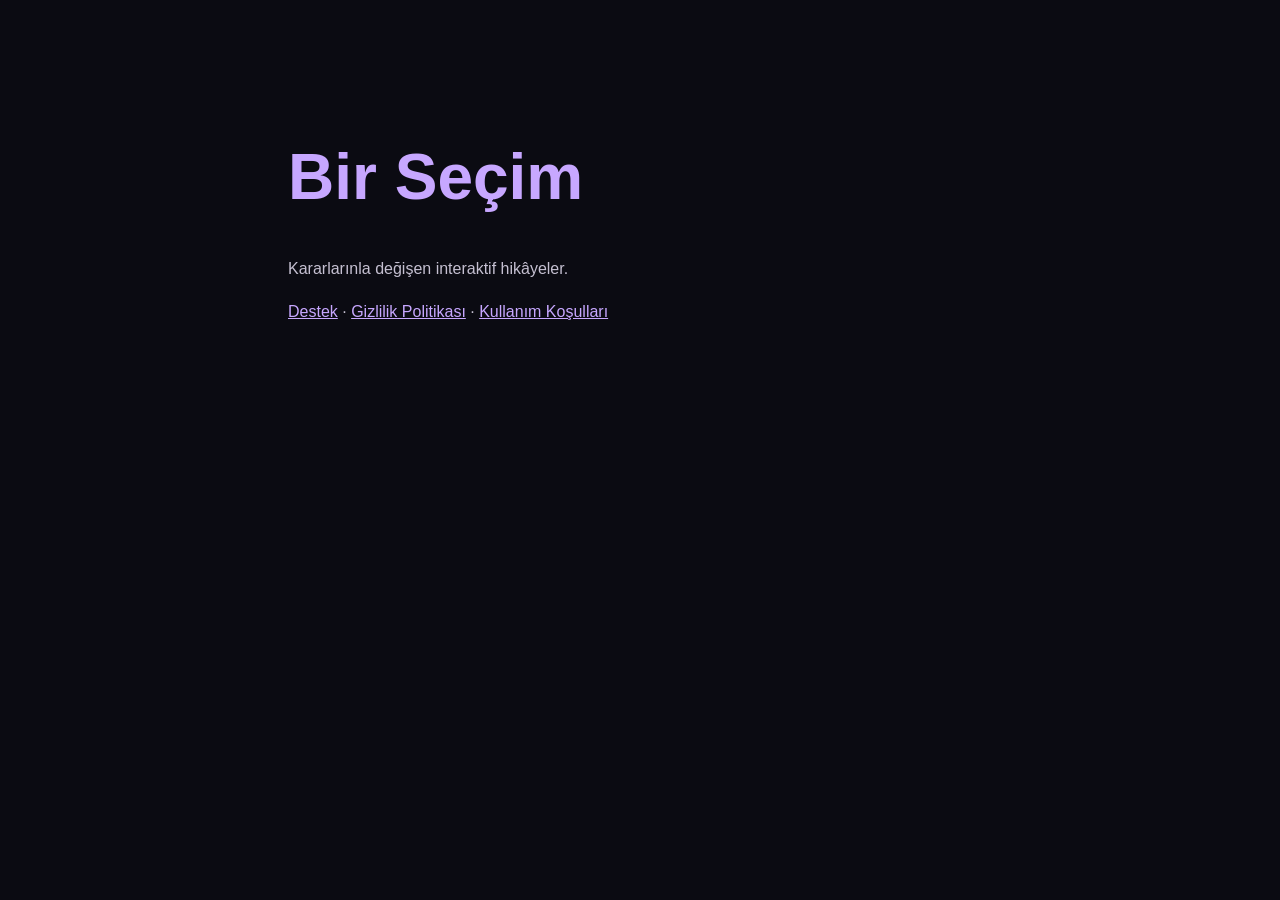
<file: index.html>
<!doctype html><html lang="tr"><head><meta charset="utf-8"><meta name="viewport" content="width=device-width,initial-scale=1"><title>Bir Seçim</title><link rel="stylesheet" href="styles.css"></head><body><main><h1>Bir Seçim</h1><p>Kararlarınla değişen interaktif hikâyeler.</p><p><a href="support/">Destek</a> · <a href="privacy/">Gizlilik Politikası</a> · <a href="terms/">Kullanım Koşulları</a></p></main></body></html>
</file>
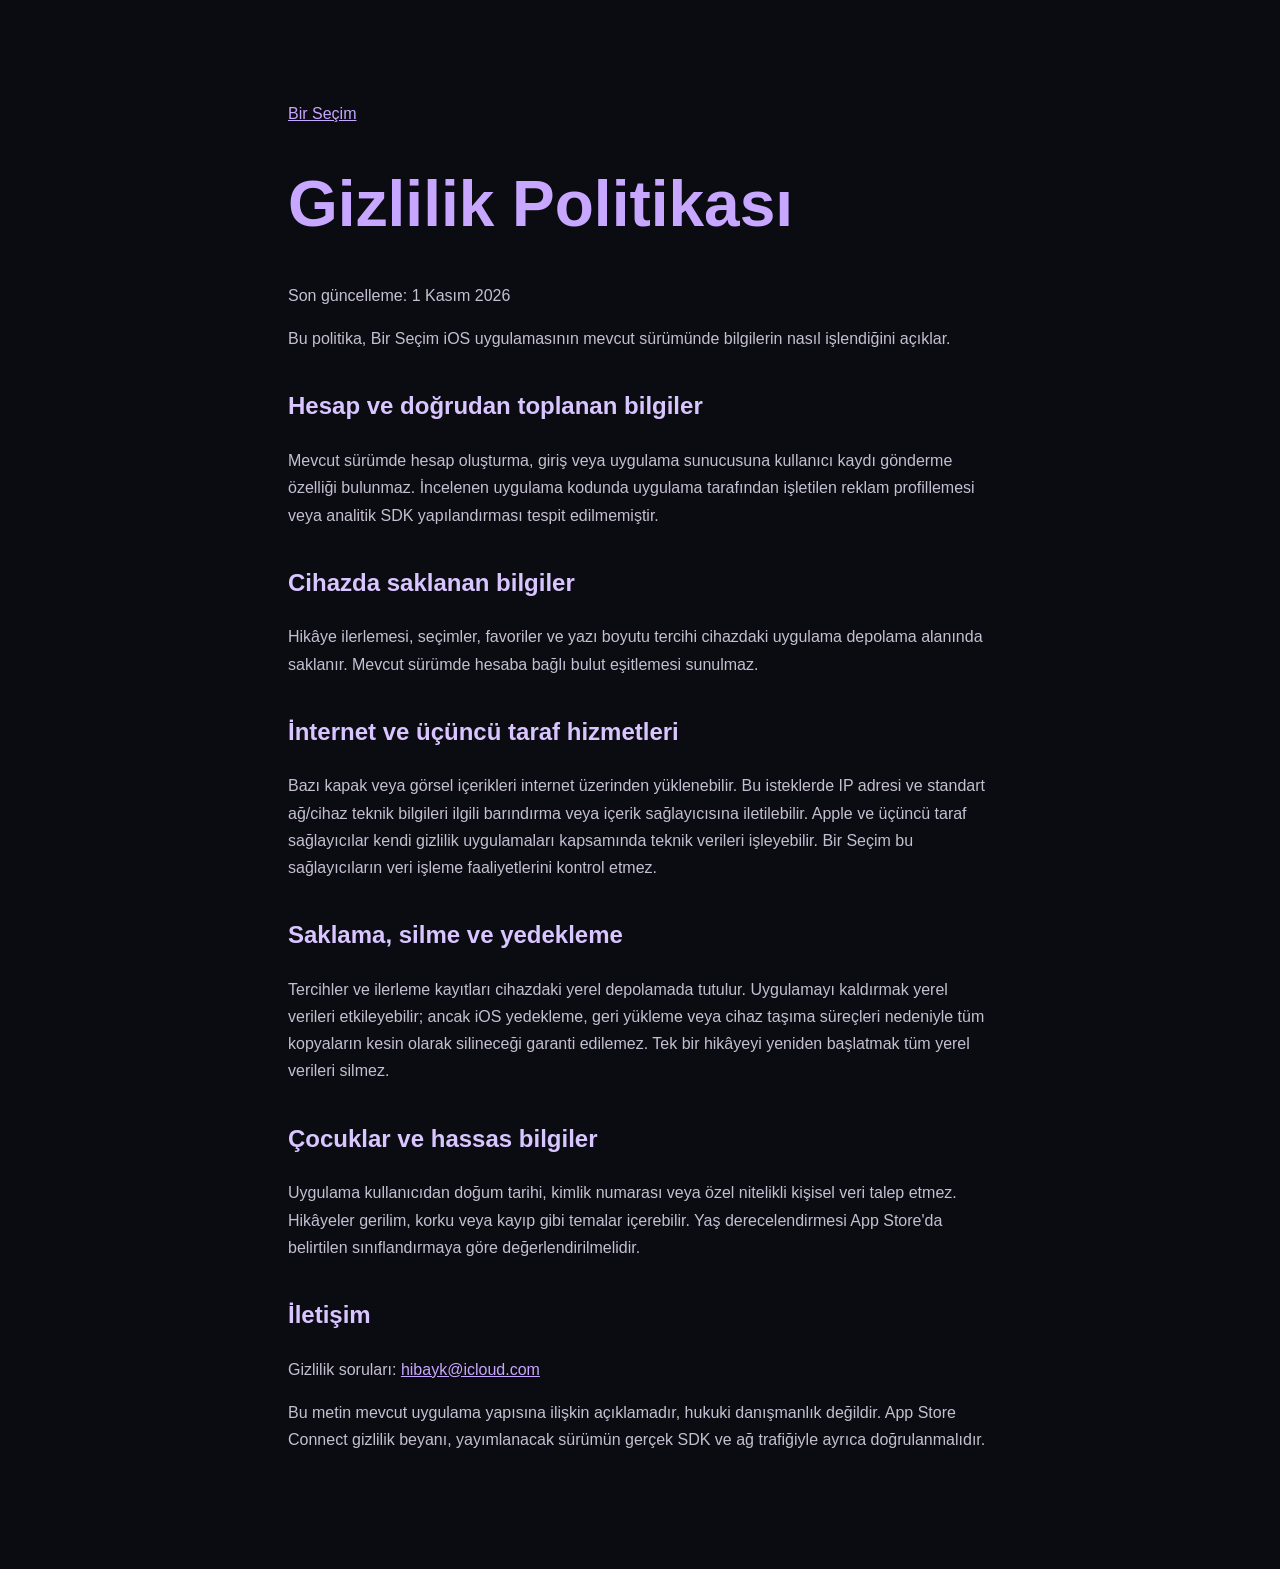
<file: privacy/index.html>
<!doctype html><html lang="tr"><head><meta charset="utf-8"><meta name="viewport" content="width=device-width,initial-scale=1"><title>Gizlilik Politikası | Bir Seçim</title><link rel="stylesheet" href="../styles.css"></head><body><main><a href="../">Bir Seçim</a><h1>Gizlilik Politikası</h1><p>Son güncelleme: 1 Kasım 2026</p><p>Bu politika, Bir Seçim iOS uygulamasının mevcut sürümünde bilgilerin nasıl işlendiğini açıklar.</p><h2>Hesap ve doğrudan toplanan bilgiler</h2><p>Mevcut sürümde hesap oluşturma, giriş veya uygulama sunucusuna kullanıcı kaydı gönderme özelliği bulunmaz. İncelenen uygulama kodunda uygulama tarafından işletilen reklam profillemesi veya analitik SDK yapılandırması tespit edilmemiştir.</p><h2>Cihazda saklanan bilgiler</h2><p>Hikâye ilerlemesi, seçimler, favoriler ve yazı boyutu tercihi cihazdaki uygulama depolama alanında saklanır. Mevcut sürümde hesaba bağlı bulut eşitlemesi sunulmaz.</p><h2>İnternet ve üçüncü taraf hizmetleri</h2><p>Bazı kapak veya görsel içerikleri internet üzerinden yüklenebilir. Bu isteklerde IP adresi ve standart ağ/cihaz teknik bilgileri ilgili barındırma veya içerik sağlayıcısına iletilebilir. Apple ve üçüncü taraf sağlayıcılar kendi gizlilik uygulamaları kapsamında teknik verileri işleyebilir. Bir Seçim bu sağlayıcıların veri işleme faaliyetlerini kontrol etmez.</p><h2>Saklama, silme ve yedekleme</h2><p>Tercihler ve ilerleme kayıtları cihazdaki yerel depolamada tutulur. Uygulamayı kaldırmak yerel verileri etkileyebilir; ancak iOS yedekleme, geri yükleme veya cihaz taşıma süreçleri nedeniyle tüm kopyaların kesin olarak silineceği garanti edilemez. Tek bir hikâyeyi yeniden başlatmak tüm yerel verileri silmez.</p><h2>Çocuklar ve hassas bilgiler</h2><p>Uygulama kullanıcıdan doğum tarihi, kimlik numarası veya özel nitelikli kişisel veri talep etmez. Hikâyeler gerilim, korku veya kayıp gibi temalar içerebilir. Yaş derecelendirmesi App Store'da belirtilen sınıflandırmaya göre değerlendirilmelidir.</p><h2>İletişim</h2><p>Gizlilik soruları: <a href="mailto:hibayk@icloud.com">hibayk@icloud.com</a></p><p>Bu metin mevcut uygulama yapısına ilişkin açıklamadır, hukuki danışmanlık değildir. App Store Connect gizlilik beyanı, yayımlanacak sürümün gerçek SDK ve ağ trafiğiyle ayrıca doğrulanmalıdır.</p></main></body></html>
</file>
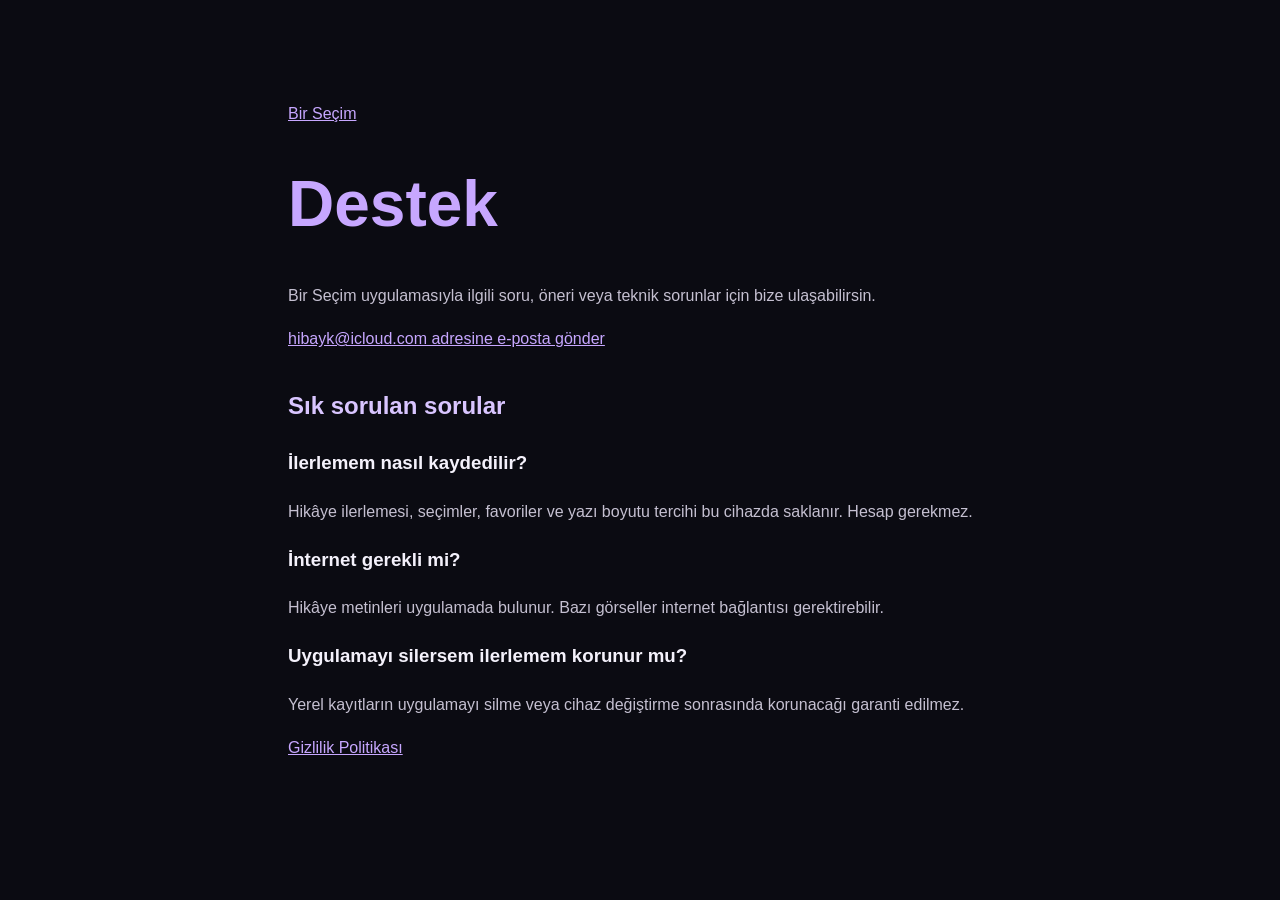
<file: support/index.html>
<!doctype html><html lang="tr"><head><meta charset="utf-8"><meta name="viewport" content="width=device-width,initial-scale=1"><title>Destek | Bir Seçim</title><link rel="stylesheet" href="../styles.css"></head><body><main><a href="../">Bir Seçim</a><h1>Destek</h1><p>Bir Seçim uygulamasıyla ilgili soru, öneri veya teknik sorunlar için bize ulaşabilirsin.</p><p><a href="mailto:hibayk@icloud.com?subject=Bir%20Se%C3%A7im%20Destek">hibayk@icloud.com adresine e-posta gönder</a></p><h2>Sık sorulan sorular</h2><h3>İlerlemem nasıl kaydedilir?</h3><p>Hikâye ilerlemesi, seçimler, favoriler ve yazı boyutu tercihi bu cihazda saklanır. Hesap gerekmez.</p><h3>İnternet gerekli mi?</h3><p>Hikâye metinleri uygulamada bulunur. Bazı görseller internet bağlantısı gerektirebilir.</p><h3>Uygulamayı silersem ilerlemem korunur mu?</h3><p>Yerel kayıtların uygulamayı silme veya cihaz değiştirme sonrasında korunacağı garanti edilmez.</p><p><a href="../privacy/">Gizlilik Politikası</a></p></main></body></html>
</file>
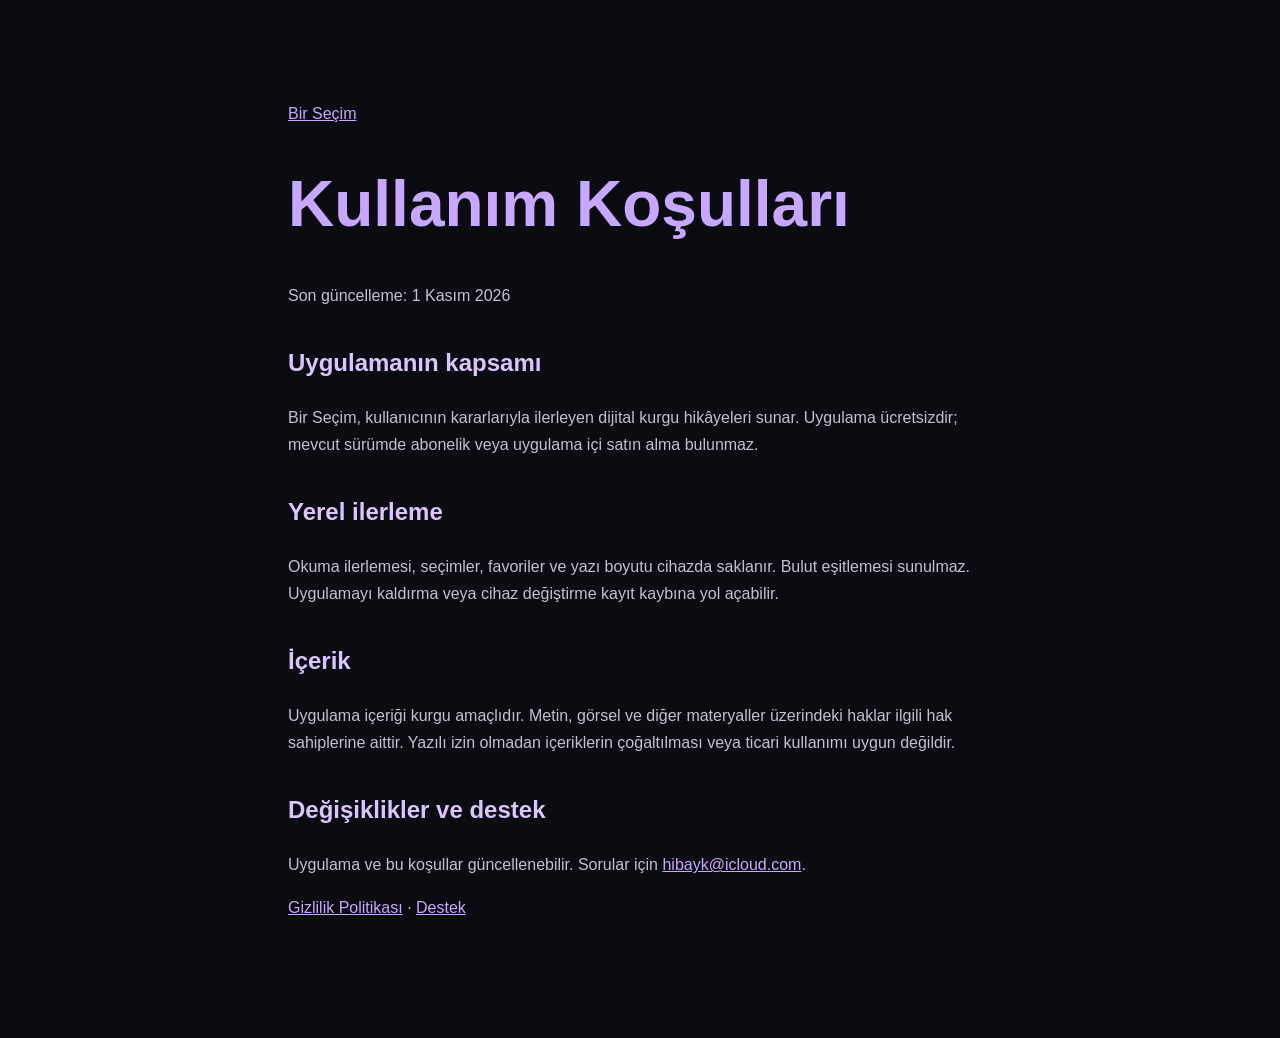
<file: terms/index.html>
<!doctype html><html lang="tr"><head><meta charset="utf-8"><meta name="viewport" content="width=device-width,initial-scale=1"><title>Kullanım Koşulları | Bir Seçim</title><link rel="stylesheet" href="../styles.css"></head><body><main><a href="../">Bir Seçim</a><h1>Kullanım Koşulları</h1><p>Son güncelleme: 1 Kasım 2026</p><h2>Uygulamanın kapsamı</h2><p>Bir Seçim, kullanıcının kararlarıyla ilerleyen dijital kurgu hikâyeleri sunar. Uygulama ücretsizdir; mevcut sürümde abonelik veya uygulama içi satın alma bulunmaz.</p><h2>Yerel ilerleme</h2><p>Okuma ilerlemesi, seçimler, favoriler ve yazı boyutu cihazda saklanır. Bulut eşitlemesi sunulmaz. Uygulamayı kaldırma veya cihaz değiştirme kayıt kaybına yol açabilir.</p><h2>İçerik</h2><p>Uygulama içeriği kurgu amaçlıdır. Metin, görsel ve diğer materyaller üzerindeki haklar ilgili hak sahiplerine aittir. Yazılı izin olmadan içeriklerin çoğaltılması veya ticari kullanımı uygun değildir.</p><h2>Değişiklikler ve destek</h2><p>Uygulama ve bu koşullar güncellenebilir. Sorular için <a href="mailto:hibayk@icloud.com">hibayk@icloud.com</a>.</p><p><a href="../privacy/">Gizlilik Politikası</a> · <a href="../support/">Destek</a></p></main></body></html>
</file>
<file: styles.css>
body{margin:0;background:#0b0b12;color:#f4f1fb;font:16px/1.7 -apple-system,BlinkMacSystemFont,'Segoe UI',sans-serif}main{max-width:760px;margin:8vh auto;padding:28px;width:calc(100% - 56px);box-sizing:border-box}h1{font-size:clamp(38px,8vw,64px);line-height:1.08;color:#c7a7ff}h2{margin-top:34px;color:#d9c5ff}p{color:#c5c0d1}a{color:#c7a7ff}a:focus{outline:2px solid #c7a7ff;outline-offset:4px}
</file>
